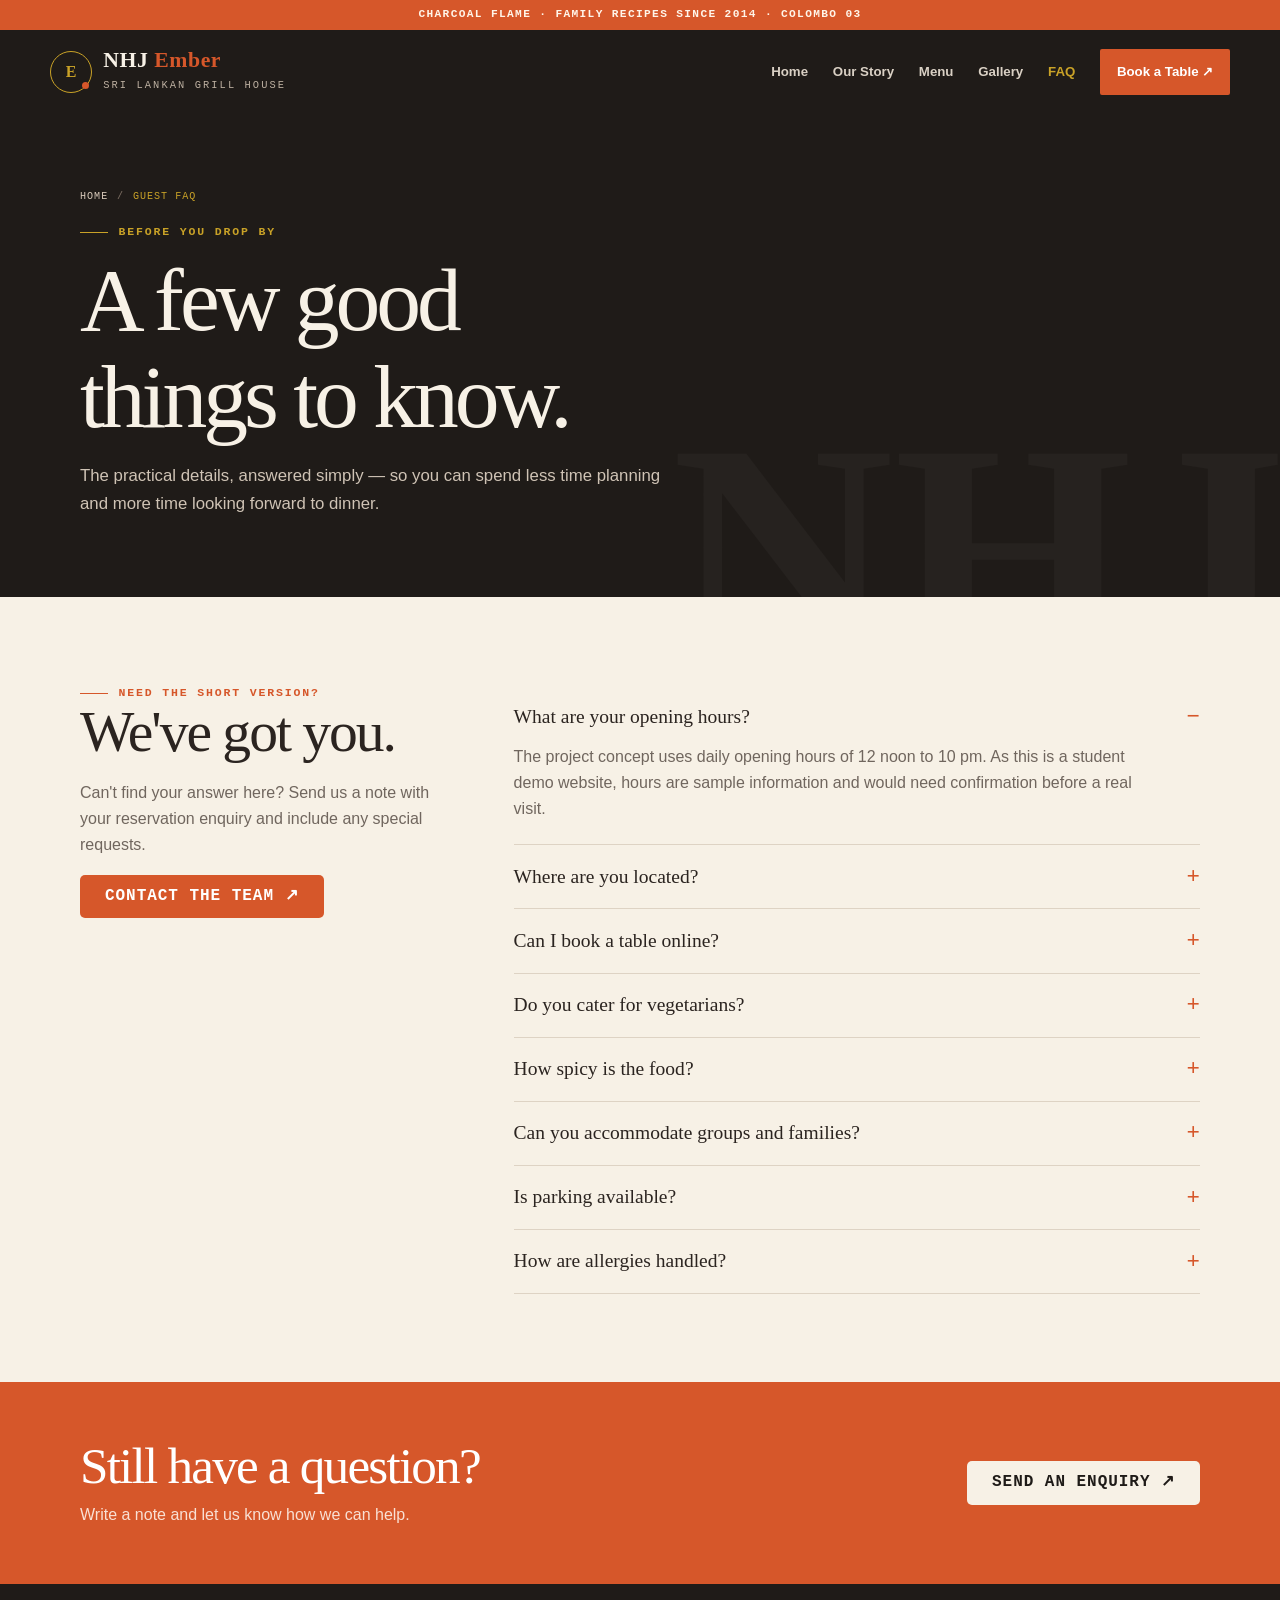
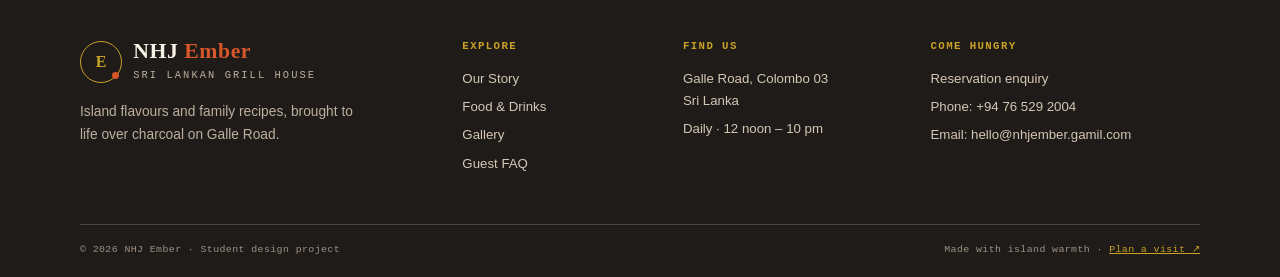
<file: faq.html>
<!doctype html>
<html lang="en">
<head>
  <meta charset="utf-8">
  <meta name="viewport" content="width=device-width, initial-scale=1">
  <meta name="description" content="Frequently asked questions about visiting NHJ Ember, including opening hours, parking, group visits and spice levels.">
  <meta name="theme-color" content="#1F1B18">
  <title>Guest FAQ | NHJ Ember</title>
  <link rel="stylesheet" href="styles.css">
</head>
<body>
  <a class="skip-link" href="#main">Skip to content</a>

  <div class="announcement">
    Charcoal flame · Family recipes since 2014 · Colombo 03
  </div>

  <!-- Header -->
  <header class="site-header">
    <div class="nav-wrap">
      <a class="brand" href="index.html" aria-label="NHJ Ember home">
        <span class="brand-mark">E</span>
        <span>
          <span class="brand-name">NHJ <span>Ember</span></span>
          <span class="brand-tag">Sri Lankan grill house</span>
        </span>
      </a>
      <input class="menu-checkbox" type="checkbox" id="menu-toggle">
      <label class="menu-toggle" for="menu-toggle">☰ Menu</label>
      <nav class="site-nav" id="primary-navigation" aria-label="Main navigation">
        <a href="index.html">Home</a>
        <a href="about.html">Our Story</a>
        <a href="menu.html">Menu</a>
        <a href="gallery.html">Gallery</a>
        <a href="faq.html" aria-current="page">FAQ</a>
        <a class="nav-cta" href="contact.html">Book a Table ↗</a>
      </nav>
    </div>
  </header>

  <!-- Main Content -->
  <main id="main">
    <!-- Page Hero Section -->
    <section class="page-hero">
      <div class="container">
        <div class="breadcrumbs">
          <a href="index.html">Home</a><span>/</span>Guest FAQ
        </div>
        <div class="eyebrow light" style="margin-top:1.4rem">Before you drop by</div>
        <h1>A few good<br>things to know.</h1>
        <p>The practical details, answered simply — so you can spend less time planning and more time looking forward to dinner.</p>
      </div>
    </section>

    <!-- FAQ Section -->
    <section class="section">
      <div class="container faq-layout">
        <aside class="faq-side">
          <div class="eyebrow">Need the short version?</div>
          <h2>We've got you.</h2>
          <p class="muted">Can't find your answer here? Send us a note with your reservation enquiry and include any special requests.</p>
          <a href="contact.html" class="btn btn-primary">Contact the team ↗</a>
        </aside>

        <div class="faq-list">
          <details open>
            <summary>What are your opening hours?</summary>
            <p>The project concept uses daily opening hours of 12 noon to 10 pm. As this is a student demo website, hours are sample information and would need confirmation before a real visit.</p>
          </details>

          <details>
            <summary>Where are you located?</summary>
            <p>NHJ Ember is described in this project as a family-run restaurant on Galle Road, Colombo 03, Sri Lanka. The Contact page shows an illustrated map and an optional live map of the general area, but the pin is approximate, not a verified address.</p>
          </details>

          <details>
            <summary>Can I book a table online?</summary>
            <p>Yes, you can complete the reservation enquiry form on the Contact page. The form checks required fields using built-in browser validation, then opens your email app with the enquiry ready to send. It does not confirm a booking, so please call the restaurant using verified contact details before visiting.</p>
          </details>

          <details>
            <summary>Do you cater for vegetarians?</summary>
            <p>The sample menu includes vegetarian dishes and vegetarian options. Look for the “V” tag. Please tell the team about any dietary needs when enquiring.</p>
          </details>

          <details>
            <summary>How spicy is the food?</summary>
            <p>Some dishes carry a spicy tag. Spice levels can vary by dish, so mention your preferred heat level in the special requests box. The kitchen would confirm what adjustments are possible.</p>
          </details>

          <details>
            <summary>Can you accommodate groups and families?</summary>
            <p>The concept restaurant has approximately 60 seats. For a larger group or a family gathering, use the enquiry form and include the number of guests and any seating needs.</p>
          </details>

          <details>
            <summary>Is parking available?</summary>
            <p>Parking arrangements have not been verified for this student project. Please contact the venue directly before your visit to ask about current parking options nearby.</p>
          </details>

          <details>
            <summary>How are allergies handled?</summary>
            <p>Please list allergies in the special requests field and speak with restaurant staff before ordering. A menu tag is not a guarantee against cross-contact in a shared kitchen.</p>
          </details>
        </div>
      </div>
    </section>

    <!-- CTA Section -->
    <section class="cta-band">
      <div class="container">
        <div>
          <h2>Still have a question?</h2>
          <p>Write a note and let us know how we can help.</p>
        </div>
        <a href="contact.html" class="btn">Send an enquiry ↗</a>
      </div>
    </section>
  </main>

  <!-- Footer -->
  <footer class="site-footer">
    <div class="container">
      <div class="footer-grid">
        <div class="footer-about">
          <a class="brand" href="index.html">
            <span class="brand-mark">E</span>
            <span>
              <span class="brand-name">NHJ <span>Ember</span></span>
              <span class="brand-tag">Sri Lankan grill house</span>
            </span>
          </a>
          <p>Island flavours and family recipes, brought to life over charcoal on Galle Road.</p>
        </div>

        <div class="footer-col">
          <h3>Explore</h3>
          <a href="about.html">Our Story</a>
          <a href="menu.html">Food &amp; Drinks</a>
          <a href="gallery.html">Gallery</a>
          <a href="faq.html">Guest FAQ</a>
        </div>

        <div class="footer-col">
          <h3>Find Us</h3>
          <p>Galle Road, Colombo 03<br>Sri Lanka</p>
          <p>Daily · 12 noon – 10 pm</p>
        </div>

        <div class="footer-col">
          <h3>Come Hungry</h3>
          <a href="contact.html">Reservation enquiry</a>
          <p>Phone: +94 76 529 2004</p>
          <p>Email: hello@nhjember.gamil.com</p>
        </div>
      </div>

      <div class="footer-bottom">
        <span>© <span data-current-year>2026</span> NHJ Ember · Student design project</span>
        <span>Made with island warmth · <a href="contact.html">Plan a visit ↗</a></span>
      </div>
    </div>
  </footer>
</body>
</html>
</file>
<file: styles.css>
/* =========================================================
   NHJ EMBER – WEBSITE STYLESHEET
   ========================================================= */
/* NHJ Ember | responsive restaurant website
   Palette: Charcoal #1F1B18, Ember #D6572A, Gold #C9A227, Cream #F7F1E6 */

:root {
  --charcoal: #1F1B18;
  --ember: #D6572A;
  --gold: #C9A227;
  --cinnamon: #8C4A2F;
  --cream: #F7F1E6;
  --ink: #2B2420;
  --muted: #70665e;
  --line: #ded3c4;
  --white: #fffdf8;
  --serif: 'Fraunces',Georgia,'Times New Roman',serif;
  --sans: 'Work Sans',Arial,Helvetica,sans-serif;
  --mono: 'JetBrains Mono','Courier New',monospace;
  --shadow: 0 18px 50px rgba(31,27,24,.12);
}


/* 01. GLOBAL RESET AND DEFAULT ELEMENT STYLES */

* {
  box-sizing: border-box;
}

html {
  scroll-behavior: smooth;
}

body {
  margin: 0;
  background: var(--cream);
  color: var(--ink);
  font: 16px/1.65 var(--sans);
}

img,
svg {
  max-width: 100%;
  display: block;
}

a {
  color: inherit;
}

button,
input,
select,
textarea {
  font: inherit;
}

button,
a,
input,
select,
textarea {
  outline-offset: 4px;
}

a:focus-visible,
button:focus-visible,
input:focus-visible,
select:focus-visible,
textarea:focus-visible,
summary:focus-visible {
  outline: 3px solid var(--gold);
}


/* 02. ACCESSIBILITY – SKIP LINK AND KEYBOARD FOCUS */

.skip-link {
  position: absolute;
  left: -9999px;
  top: auto;
}

.skip-link:focus {
  left: 1rem;
  top: 1rem;
  background: var(--cream);
  padding: .7rem 1rem;
  z-index: 1000;
}


/* 03. ANNOUNCEMENT BAR */

.announcement {
  background: var(--ember);
  color: #fff5e9;
  text-align: center;
  padding: .45rem 1rem;
  font: 700 .7rem/1.4 var(--mono);
  letter-spacing: .12em;
  text-transform: uppercase;
}


/* 04. HEADER, BRAND LOGO AND NAVIGATION MENU */

.site-header {
  background: var(--charcoal);
  color: var(--cream);
  position: relative;
  z-index: 10;
}

.nav-wrap {
  width: min(1180px,calc(100% - 2.5rem));
  margin: auto;
  min-height: 84px;
  display: flex;
  align-items: center;
  justify-content: space-between;
  gap: 2rem;
}

.brand {
  text-decoration: none;
  display: flex;
  align-items: center;
  gap: .7rem;
  min-width: max-content;
}

.brand-mark {
  width: 42px;
  height: 42px;
  border: 1px solid var(--gold);
  border-radius: 50%;
  display: grid;
  place-items: center;
  color: var(--gold);
  font: 700 1rem var(--serif);
  position: relative;
}

.brand-mark:after {
  content: '';
  position: absolute;
  width: 7px;
  height: 7px;
  background: var(--ember);
  border-radius: 50%;
  bottom: 3px;
  right: 2px;
}

.brand-name {
  font: 700 1.36rem/1 var(--serif);
  letter-spacing: .025em;
}

.brand-name span {
  color: var(--ember);
}

.brand-tag {
  display: block;
  font: .65rem/1.8 var(--mono);
  letter-spacing: .2em;
  color: #bdb0a1;
  text-transform: uppercase;
}

.site-nav {
  display: flex;
  align-items: center;
  gap: 1.55rem;
}

.site-nav a {
  text-decoration: none;
  font-size: .83rem;
  font-weight: 700;
  color: #d9d0c4;
  transition: color .2s;
}

.site-nav a:hover,
.site-nav a[aria-current=page] {
  color: var(--gold);
}

.site-nav .nav-cta {
  background: var(--ember);
  color: white;
  padding: .75rem 1.05rem;
  border-radius: 2px;
}

.site-nav .nav-cta:hover {
  background: #ef7046;
  color: white;
}

.menu-toggle {
  display: none;
  background: none;
  border: 1px solid #74685c;
  color: var(--cream);
  padding: .5rem .7rem;
  border-radius: 2px;
  cursor: pointer;
  white-space: nowrap;
}

.menu-checkbox {
  position: absolute;
  width: 1px;
  height: 1px;
  padding: 0;
  margin: -1px;
  overflow: hidden;
  clip: rect(0,0,0,0);
  white-space: nowrap;
  border: 0;
}

.menu-checkbox:focus-visible + .menu-toggle {
  outline: 3px solid var(--gold);
  outline-offset: 4px;
}


/* 05. MAIN CONTENT WIDTH AND COMMON LAYOUT CONTAINERS */

main {
  min-height: 60vh;
}

.container {
  width: min(1120px,calc(100% - 2.5rem));
  margin-inline: auto;
}


/* 06. TYPOGRAPHY – HEADINGS, PARAGRAPHS AND TEXT */

.eyebrow {
  font: 700 .72rem/1.4 var(--mono);
  letter-spacing: .16em;
  text-transform: uppercase;
  color: var(--ember);
  display: flex;
  align-items: center;
  gap: .65rem;
}

.eyebrow:before {
  content: '';
  width: 28px;
  height: 1px;
  background: currentColor;
}

.eyebrow.light {
  color: var(--gold);
}

h1,
h2,
h3 {
  font-family: var(--serif);
  font-weight: 500;
  line-height: 1.08;
  margin: 0 0 1rem;
}

h1 {
  font-size: clamp(3rem,6.4vw,6.1rem);
  letter-spacing: -.045em;
}

h2 {
  font-size: clamp(2.25rem,4.5vw,4rem);
  letter-spacing: -.035em;
}

h3 {
  font-size: 1.5rem;
}

p {
  margin: .4rem 0 1rem;
}

.lead {
  font-size: clamp(1rem,1.5vw,1.2rem);
  color: #665950;
  max-width: 620px;
}

.muted {
  color: var(--muted);
}


/* 07. REUSABLE SECTIONS, LINKS AND BUTTONS */

.section {
  padding: 5.5rem 0;
}

.section-tight {
  padding: 3.5rem 0;
}

.section-head {
  display: flex;
  justify-content: space-between;
  align-items: end;
  gap: 2rem;
  margin-bottom: 2.4rem;
}

.section-head p {
  max-width: 420px;
  color: var(--muted);
  margin: 0;
}

.text-link {
  color: var(--ember);
  font-weight: 800;
  text-decoration: none;
  border-bottom: 1px solid currentColor;
  padding-bottom: .2rem;
}

.text-link:hover {
  color: var(--cinnamon);
}

.btn {
  display: inline-flex;
  justify-content: center;
  align-items: center;
  gap: .7rem;
  border: 1px solid transparent;
  padding: .95rem 1.3rem;
  text-decoration: none;
  cursor: pointer;
  font: 700 .77rem/1.2 var(--mono);
  letter-spacing: .06em;
  text-transform: uppercase;
  transition: transform .2s,background .2s,color .2s;
}

.btn:hover {
  transform: translateY(-2px);
}

.btn-primary {
  background: yellow;
  color: white;
}

.btn-primary:hover {
  background:yellow;
}

.btn-outline {
  border-color: yellow;
  color: var(yellow)}

.btn-outline:hover {
  background: var(--cream);
  color: var(--charcoal);
}

.btn-dark {
  background: var(--charcoal);
  color: var(--cream);
}

.btn-dark:hover {
  background: #43352c;
}

.button-row {
  display: flex;
  flex-wrap: wrap;
  gap: .8rem;
  margin-top: 1.8rem;
}


/* 08. HOME PAGE – HERO SECTION */

.hero {
  background: var(--charcoal);
  color: var(--cream);
  position: relative;
  overflow: hidden;
}

.hero-inner {
  width: min(1180px,calc(100% - 2.5rem));
  margin: auto;
  min-height: 625px;
  padding: 5.5rem 0 5rem;
  display: grid;
  grid-template-columns: 1.03fr .97fr;
  align-items: center;
  gap: 2.3rem;
}

.hero-copy {
  position: relative;
  z-index: 2;
}

.hero h1 {
  max-width: 690px;
  margin-top: 1.1rem;
}

.hero h1 em {
  font-style: normal;
  color: var(--gold);
}

.hero .lead {
  color: #cfc3b5;
  max-width: 500px;
  margin-top: 1.35rem;
}

.hero-note {
  font: .65rem/1.6 var(--mono);
  letter-spacing: .12em;
  color: #bdb0a1;
  margin-top: 2.2rem;
  text-transform: uppercase;
}

.hero-art {
  min-height: 430px;
  position: relative;
  display: grid;
  place-items: center;
}

.hero-art:before {
  content: '';
  position: absolute;
  width: min(38vw,450px);
  aspect-ratio: 1;
  border-radius: 50%;
  border: 1px solid rgba(201,162,39,.3);
  box-shadow: 0 0 0 24px rgba(201,162,39,.035),0 0 0 60px rgba(201,162,39,.025);
}

.plate {
  position: relative;
  width: min(34vw,370px);
  aspect-ratio: 1;
  border-radius: 50%;
  background: radial-gradient(circle at 50% 50%,#ddcaa5 0 37%,#fff4db 38% 40%,#cbb99a 41% 43%,#f5e9d2 44% 58%,#a69a85 59% 60%,#e3d4b7 61% 66%,#82786b 67% 68%,#d0bfa0 69% 70%,#f4ead7 71%);
  box-shadow: 0 35px 55px #0007;
  transform: rotate(-9deg);
}

.plate:before {
  content: '';
  position: absolute;
  inset: 21% 19% 19% 23%;
  border-radius: 50%;
  background: radial-gradient(ellipse at 38% 32%,#f3b34f 0 5%,transparent 6%),radial-gradient(ellipse at 64% 50%,#d75c29 0 12%,transparent 13%),radial-gradient(ellipse at 34% 65%,#b43b20 0 14%,transparent 15%),radial-gradient(ellipse at 54% 30%,#bf5126 0 12%,transparent 13%),radial-gradient(ellipse at 63% 72%,#e7a448 0 10%,transparent 11%),radial-gradient(ellipse at 48% 51%,#6a8b43 0 8%,transparent 9%),radial-gradient(ellipse at 36% 45%,#6f8740 0 11%,transparent 12%),radial-gradient(ellipse at 57% 58%,#a93e21 0 12%,transparent 13%),#735036;
  box-shadow: inset 0 0 30px #3c1b0c;
}

.plate:after {
  content: '✳';
  position: absolute;
  right: 14%;
  top: 13%;
  font-size: 2.2rem;
  color: var(--gold);
  text-shadow: 0 3px 7px #0005;
}

.floating-label {
  position: absolute;
  background: var(--cream);
  color: var(--charcoal);
  padding: .8rem 1rem;
  box-shadow: var(--shadow);
  font: 700 .7rem/1.5 var(--mono);
  letter-spacing: .08em;
  text-transform: uppercase;
}

.floating-label span {
  display: block;
  color: var(--ember);
  font-size: .57rem;
}

.label-one {
  top: 8%;
  right: 1%;
}

.label-two {
  bottom: 9%;
  left: 0;
  transform: rotate(-4deg);
}

.hero-stamp {
  position: absolute;
  bottom: 8%;
  right: 4%;
  border: 1px solid var(--gold);
  border-radius: 50%;
  width: 87px;
  height: 87px;
  display: grid;
  place-items: center;
  color: var(--gold);
  font: .63rem/1.5 var(--mono);
  text-align: center;
  transform: rotate(12deg);
}


/* 09. HOME PAGE – MARQUEE / MOVING TEXT STRIP */

.marquee {
  background: var(--gold);
  color: var(--charcoal);
  padding: .8rem 1rem;
  text-align: center;
  font: 700 .68rem/1.5 var(--mono);
  letter-spacing: .14em;
  text-transform: uppercase;
}

.marquee span {
  padding: 0 .8rem;
  color: var(--cinnamon);
}


/* 10. HOME PAGE – FEATURE CARDS AND STORY SECTION */

.feature-grid {
  display: grid;
  grid-template-columns: repeat(3,1fr);
  gap: 1.2rem;
}

.feature-card {
  background: #fffaf1;
  border: 1px solid var(--line);
  padding: 1.6rem;
  min-height: 218px;
}

.feature-number {
  font: 700 .7rem var(--mono);
  color: var(--ember);
  display: block;
  margin-bottom: 1.5rem;
}

.feature-card h3 {
  font-size: 1.55rem;
}

.feature-card p {
  color: var(--muted);
  font-size: .93rem;
  margin-bottom: 0;
}

.split {
  display: grid;
  grid-template-columns: 1fr 1fr;
  gap: 4.5rem;
  align-items: center;
}

.split-art {
  position: relative;
  background: var(--charcoal);
  min-height: 430px;
  overflow: hidden;
  display: grid;
  place-items: center;
}

.split-art:before,
.split-art:after {
  content: '';
  position: absolute;
  border: 1px solid #c9a22755;
  border-radius: 50%;
  width: 65%;
  aspect-ratio: 1;
}

.split-art:after {
  width: 78%;
}

.grill-illustration {
  width: 72%;
  height: auto;
  filter: drop-shadow(0 15px 24px #0007);
}

.story-caption {
  position: absolute;
  left: 1.2rem;
  bottom: 1.1rem;
  color: var(--gold);
  font: .65rem var(--mono);
  letter-spacing: .15em;
  text-transform: uppercase;
}


/* 11. HOME PAGE – STATISTICS AND MENU PREVIEW */

.stats {
  display: grid;
  grid-template-columns: repeat(3,1fr);
  gap: 1rem;
  border-top: 1px solid var(--line);
  margin-top: 2rem;
  padding-top: 1.4rem;
}

.stat strong {
  display: block;
  font: 2rem/1.1 var(--serif);
  color: var(--ember);
}

.stat span {
  font-size: .75rem;
  color: var(--muted);
}

.menu-preview {
  background: #eee4d4;
}

.dish-grid {
  display: grid;
  grid-template-columns: repeat(3,1fr);
  gap: 1rem;
}


/* 12. FOOD / DISH CARDS, PRICES AND TAGS */

.dish-card {
  background: var(--white);
  border: 1px solid var(--line);
  padding: 1.25rem;
}

.dish-art {
  height: 150px;
  position: relative;
  overflow: hidden;
  background: #e7d5b9;
  margin-bottom: 1.1rem;
  display: grid;
  place-items: center;
}

.dish-art:before {
  content: '';
  width: 115px;
  height: 115px;
  background: radial-gradient(circle,#b35a2d 0 8%,#e5a14b 9% 15%,#577342 16% 20%,#b74a24 21% 31%,#e4cda4 32% 41%,#b3a084 42% 44%,#f5ead5 45% 55%,#b7a58a 56% 57%,#f5ead5 58%);
  border-radius: 50%;
  box-shadow: 0 10px 19px #60452b33;
  transform: rotate(-14deg);
}

.dish-art.prawns {
  background: linear-gradient(135deg,#ead4b3,#b9753c);
}

.dish-art.fish {
  background: linear-gradient(135deg,#a4a781,#e8d3ad);
}

.dish-art.kottu {
  background: linear-gradient(135deg,#3d4832,#c9a05c);
}

.dish-art.prawns:before {
  background: radial-gradient(ellipse at 35% 25%,#f4bd61 0 12%,transparent 13%),radial-gradient(ellipse at 62% 32%,#cf5128 0 13%,transparent 14%),radial-gradient(ellipse at 48% 50%,#f3ac50 0 14%,transparent 15%),radial-gradient(ellipse at 67% 66%,#c74320 0 12%,transparent 13%),radial-gradient(circle,#f3dfbd 0 50%,#a88d69 51% 56%,#f3dfbd 57%);
}

.dish-art.fish:before {
  background: radial-gradient(ellipse at 50% 45%,#d99545 0 25%,#614d30 26% 31%,transparent 32%),radial-gradient(circle,#eee0c6 0 50%,#aa9878 51% 55%,#f5ead5 56%);
}

.dish-art.kottu:before {
  background: radial-gradient(ellipse at 40% 30%,#d5a24d 0 10%,transparent 11%),radial-gradient(ellipse at 65% 60%,#b7c077 0 9%,transparent 10%),radial-gradient(ellipse at 35% 70%,#d85929 0 10%,transparent 11%),radial-gradient(circle,#a98149 0 45%,#514631 46% 53%,#dbc29a 54%);
}

.dish-meta {
  display: flex;
  justify-content: space-between;
  align-items: start;
  gap: .75rem;
}

.dish-card h3 {
  font-size: 1.2rem;
  margin-bottom: .35rem;
}

.price {
  white-space: nowrap;
  color: var(--ember);
  font: 700 .78rem var(--mono);
}

.dish-card p {
  color: var(--muted);
  font-size: .86rem;
}

.tags {
  display: flex;
  flex-wrap: wrap;
  gap: .35rem;
}

.tag {
  display: inline-block;
  border: 1px solid #c8baa6;
  color: #66594d;
  padding: .18rem .4rem;
  font: .59rem var(--mono);
  letter-spacing: .03em;
  text-transform: uppercase;
}

.tag.hot {
  border-color: #db9277;
  color: #a53a1c;
}


/* 13. CALL-TO-ACTION BANNER */

.cta-band {
  background: var(--ember);
  color: white;
  padding: 3.5rem 0;
}

.cta-band .container {
  display: flex;
  align-items: center;
  justify-content: space-between;
  gap: 2rem;
}

.cta-band h2 {
  font-size: clamp(2rem,4vw,3.4rem);
  margin: 0;
}

.cta-band p {
  color: #f9e0d4;
  margin: .5rem 0 0;
}

.cta-band .btn {
  background: var(--cream);
  color: var(--charcoal);
}


/* 14. INNER PAGE HERO AND BREADCRUMBS */

.page-hero {
  background: var(--charcoal);
  color: var(--cream);
  padding: 4.8rem 0 4rem;
  position: relative;
  overflow: hidden;
}

.page-hero:after {
  content: 'NHJ';
  position: absolute;
  right: -.02em;
  bottom: -.35em;
  color: #ffffff08;
  font: 700 clamp(8rem,24vw,20rem)/1 var(--serif);
  pointer-events: none;
}

.page-hero .container {
  position: relative;
  z-index: 1;
}

.page-hero h1 {
  font-size: clamp(3.1rem,7vw,6rem);
  margin: .75rem 0 1rem;
}

.page-hero p {
  color: #cfc3b5;
  max-width: 610px;
  font-size: 1.05rem;
}

.breadcrumbs {
  font: .63rem var(--mono);
  letter-spacing: .1em;
  text-transform: uppercase;
  color: #c9a227;
}

.breadcrumbs a {
  color: #d9caba;
  text-decoration: none;
}

.breadcrumbs span {
  padding: 0 .55rem;
  color: #7f7165;
}


/* 15. ABOUT PAGE – VALUES AND QUOTE PANEL */

.value-list {
  list-style: none;
  padding: 0;
  margin: 1.7rem 0;
}

.value-list li {
  border-bottom: 1px solid var(--line);
  padding: .8rem 0 .8rem 1.8rem;
  position: relative;
}

.value-list li:before {
  content: '✳';
  color: var(--ember);
  position: absolute;
  left: 0;
}

.quote-panel {
  background: #e8dcc9;
  padding: 2.3rem;
  border-left: 4px solid var(--ember);
}

.quote-panel blockquote {
  margin: 0;
  font: clamp(1.5rem,2.8vw,2.2rem)/1.3 var(--serif);
}

.quote-panel p {
  font: .65rem var(--mono);
  letter-spacing: .1em;
  text-transform: uppercase;
  margin-top: 1.2rem;
  color: var(--cinnamon);
}


/* 16. MENU PAGE – CATEGORIES AND MENU ITEMS */

.menu-category {
  margin: 2.5rem 0;
}

.category-head {
  display: flex;
  align-items: baseline;
  justify-content: space-between;
  border-bottom: 1px solid var(--line);
  padding-bottom: .7rem;
  margin-bottom: 1.2rem;
}

.category-head h2 {
  font-size: 2rem;
  margin: 0;
}

.category-head span {
  font: .64rem var(--mono);
  letter-spacing: .12em;
  text-transform: uppercase;
  color: var(--muted);
}

.menu-list {
  display: grid;
  grid-template-columns: 1fr 1fr;
  gap: 0 2.5rem;
}

.menu-item {
  padding: 1.2rem 0;
  border-bottom: 1px dashed #d4c6b3;
}

.menu-item-top {
  display: flex;
  justify-content: space-between;
  gap: 1rem;
}

.menu-item h3 {
  font-size: 1.2rem;
  margin: 0;
}

.menu-item .price {
  font-size: .85rem;
}

.menu-item p {
  font-size: .88rem;
  color: var(--muted);
  margin: .45rem 0 .7rem;
}

.menu-note {
  background: #ede0cd;
  padding: 1.3rem 1.5rem;
  font-size: .86rem;
  color: #675648;
  border-left: 3px solid var(--gold);
}


/* 17. GALLERY PAGE – IMAGE GRID AND HOVER OVERLAYS */

.gallery-grid {
  display: grid;
  grid-template-columns: repeat(12,1fr);
  gap: 1rem;
}

.gallery-tile {
  position: relative;
  min-height: 260px;
  overflow: hidden;
  background: var(--charcoal);
  color: white;
}

.gallery-tile:nth-child(1) {
  grid-column: span 7;
  min-height: 370px;
}

.gallery-tile:nth-child(2) {
  grid-column: span 5;
  min-height: 370px;
}

.gallery-tile:nth-child(n+3) {
  grid-column: span 4;
}

.grill-illustration {
  width: 100%;
  height: 100%;
  min-height: 430px;
  object-fit: cover;
  filter: none;
}

.split-art.photo-art {
  background: #121212;
  min-height: 0;
  aspect-ratio: 900 / 703;
}

.split-art.photo-art:before,
.split-art.photo-art:after {
  display: none;
}

.tradition-photo {
  display: block;
  width: 100%;
  height: 100%;
  object-fit: cover;
}

.split-art.photo-art .story-caption {
  z-index: 2;
  padding: .3rem .6rem;
  background: rgba(18,18,18,.75);
  border-radius: 3px;
}

.gallery-tile:hover .gallery-art {
  transform: scale(1.04);
}

.gallery-overlay {
  position: absolute;
  inset: 45% 0 0;
  background: linear-gradient(transparent,rgba(22,17,14,.92));
  display: flex;
  flex-direction: column;
  justify-content: end;
  padding: 1.4rem;
}

.gallery-overlay span {
  font: .62rem var(--mono);
  letter-spacing: .16em;
  text-transform: uppercase;
  color: var(--gold);
}

.gallery-overlay h3 {
  margin: .35rem 0 0;
  font-size: 1.65rem;
}

.gallery-note {
  margin-top: 1.5rem;
  color: var(--muted);
  font-size: .85rem;
}


/* 18. FAQ PAGE – EXPANDABLE QUESTIONS AND ANSWERS */

.faq-layout {
  display: grid;
  grid-template-columns: .7fr 1.3fr;
  gap: 4rem;
}

.faq-side {
  position: sticky;
  top: 2rem;
  align-self: start;
}

.faq-list details {
  border-bottom: 1px solid var(--line);
  padding: 1.15rem 0;
}

.faq-list summary {
  list-style: none;
  cursor: pointer;
  display: flex;
  align-items: center;
  justify-content: space-between;
  gap: 1rem;
  font: 1.22rem/1.35 var(--serif);
}

.faq-list summary::-webkit-details-marker {
  display: none;
}

.faq-list summary:after {
  content: '+';
  font: 1.4rem var(--mono);
  color: var(--ember);
}

.faq-list details[open] summary:after {
  content: '−';
}

.faq-list details p {
  max-width: 650px;
  color: var(--muted);
  margin: .85rem 2rem .2rem 0;
}


/* 19. CONTACT PAGE – CONTACT DETAILS AND BOOKING FORM */

.contact-grid {
  display: grid;
  grid-template-columns: .75fr 1.25fr;
  gap: 4rem;
  align-items: start;
}

.contact-card {
  background: var(--charcoal);
  color: var(--cream);
  padding: 2rem;
}

.contact-card h2 {
  font-size: 2.2rem;
}

.contact-detail {
  padding: 1rem 0;
  border-bottom: 1px solid #51453b;
}

.contact-detail:last-child {
  border-bottom: 0;
}

.contact-detail span {
  display: block;
  color: var(--gold);
  font: .62rem var(--mono);
  letter-spacing: .12em;
  text-transform: uppercase;
  margin-bottom: .35rem;
}

.contact-detail p,
.contact-detail a {
  margin: 0;
  color: #eee1d1;
  text-decoration: none;
}

.contact-detail a:hover {
  color: var(--gold);
}

.form-panel {
  background: var(--white);
  padding: 2rem;
  border: 1px solid var(--line);
  box-shadow: var(--shadow);
}

.form-panel h2 {
  font-size: 2.5rem;
}

.form-intro {
  color: var(--muted);
  font-size: .9rem;
  margin-bottom: 1.5rem;
}

.booking-form {
  display: grid;
  grid-template-columns: 1fr 1fr;
  gap: 1rem;
}

.field {
  display: flex;
  flex-direction: column;
  gap: .35rem;
}

.field.full {
  grid-column: 1/-1;
}

.field label {
  font: 700 .7rem var(--mono);
  letter-spacing: .07em;
  text-transform: uppercase;
}

.field input,
.field select,
.field textarea {
  width: 100%;
  border: 1px solid #cbbca8;
  background: #fffdf8;
  color: var(--ink);
  border-radius: 0;
  padding: .78rem .85rem;
  min-width: 0;
}

.field textarea {
  min-height: 105px;
  resize: vertical;
}

.field input:focus,
.field select:focus,
.field textarea:focus {
  border-color: var(--ember);
}

.form-footnote {
  grid-column: 1/-1;
  font-size: .77rem;
  color: var(--muted);
  margin: 0;
}

.form-message {
  grid-column: 1/-1;
  padding: 1rem;
  background: #f2e6d2;
  border-left: 3px solid var(--ember);
  display: none;
  font-size: .88rem;
}

.form-message.show {
  display: block;
}

.submit-row {
  grid-column: 1/-1;
  display: flex;
  flex-wrap: wrap;
  align-items: center;
  gap: 1rem;
}

.submit-row small {
  font-size: .75rem;
  color: var(--muted);
}


/* 20. CONTACT PAGE – MAP ILLUSTRATION */

.map-panel {
  background: #e6dac7;
  min-height: 240px;
  margin-top: 1.5rem;
  display: grid;
  place-items: center;
  text-align: center;
  padding: 2rem;
  position: relative;
  overflow: hidden;
}

.map-panel:before,
.map-panel:after {
  content: '';
  position: absolute;
  width: 130%;
  height: 1px;
  background: #c7b59d;
  transform: rotate(-22deg);
}

.map-panel:after {
  transform: rotate(32deg);
}

.map-pin {
  position: relative;
  z-index: 1;
  background: var(--ember);
  width: 42px;
  height: 42px;
  border-radius: 50% 50% 50% 0;
  transform: rotate(-45deg);
  display: grid;
  place-items: center;
  color: white;
  box-shadow: 0 5px 10px #5a2c1e44;
}

.map-pin span {
  transform: rotate(45deg);
  font-size: 1.3rem;
}

.map-label {
  position: relative;
  z-index: 1;
  background: var(--cream);
  padding: .45rem .7rem;
  font: 700 .65rem var(--mono);
  letter-spacing: .08em;
  text-transform: uppercase;
  margin-top: .8rem;
  box-shadow: 0 3px 12px #5a2c1e15;
}


/* 21. FOOTER – BOTTOM SECTION OF EVERY PAGE */

.site-footer {
  background: var(--charcoal);
  color: var(--cream);
  padding: 3.5rem 0 1.2rem;
}

.footer-grid {
  display: grid;
  grid-template-columns: 1.3fr .7fr .8fr 1fr;
  gap: 2rem;
  padding-bottom: 2.7rem;
}

.footer-about p {
  color: #bdb0a1;
  font-size: .86rem;
  max-width: 290px;
  margin-top: 1rem;
}

.footer-col h3 {
  font: 700 .67rem var(--mono);
  color: var(--gold);
  letter-spacing: .13em;
  text-transform: uppercase;
  margin-bottom: 1rem;
}

.footer-col a,
.footer-col p {
  display: block;
  color: #d4c7b7;
  text-decoration: none;
  font-size: .83rem;
  margin: .4rem 0;
}

.footer-col a:hover {
  color: var(--gold);
}

.footer-bottom {
  border-top: 1px solid #51453b;
  padding-top: 1.1rem;
  display: flex;
  justify-content: space-between;
  gap: 1rem;
  color: #9d9185;
  font: .62rem/1.5 var(--mono);
  letter-spacing: .04em;
}

.footer-bottom a {
  color: #c9a227;
}

.small-caps {
  font: .64rem var(--mono);
  letter-spacing: .12em;
  text-transform: uppercase;
}


/* 22. RESPONSIVE DESIGN – TABLETS AND SMALL LAPTOPS (MAX 900px) */

@media (max-width:900px) {
  .nav-wrap {
    min-height: 76px;
  }

  .menu-toggle {
    display: block;
  }

  .site-nav {
    display: none;
    position: absolute;
    top: 100%;
    left: 0;
    right: 0;
    flex-direction: column;
    align-items: stretch;
    gap: 0;
    background: var(--charcoal);
    padding: .5rem 1.25rem 1rem;
    border-top: 1px solid #51453b;
  }

  .menu-checkbox:checked ~ .site-nav {
    display: flex;
  }

  .site-nav a {
    padding: .85rem .4rem;
    border-bottom: 1px solid #3c332d;
  }

  .site-nav .nav-cta {
    text-align: center;
    margin-top: .5rem;
    border: 0;
  }

  .hero-inner {
    grid-template-columns: 1fr .75fr;
    min-height: 570px;
    padding: 4.5rem 0;
  }

  .hero-art {
    min-height: 360px;
  }

  .plate {
    width: min(34vw,300px);
  }

  .floating-label {
    font-size: .6rem;
  }

  .split {
    gap: 2.5rem;
  }

  .faq-layout,
  .contact-grid {
    gap: 2rem;
  }

  .footer-grid {
    grid-template-columns: 1fr 1fr;
  }

  .faq-side {
    position: static;
  }

}


/* 23. RESPONSIVE DESIGN – MOBILE PHONES (MAX 650px) */

@media (max-width:650px) {
  .container,
  .nav-wrap,
  .hero-inner {
    width: min(100% - 2rem,1120px);
  }

  .brand-name {
    font-size: 1.2rem;
  }

  .brand-mark {
    width: 38px;
    height: 38px;
  }

  .section {
    padding: 3.8rem 0;
  }

  .section-tight {
    padding: 2.8rem 0;
  }

  .hero-inner {
    grid-template-columns: 1fr;
    padding: 4rem 0 2.8rem;
    gap: .2rem;
  }

  .hero h1 {
    font-size: clamp(3rem,14vw,5rem);
  }

  .hero-art {
    min-height: 300px;
    margin-top: 1.2rem;
  }

  .plate {
    width: min(68vw,290px);
  }

  .hero-art:before {
    width: 72vw;
  }

  .label-one {
    right: 2%;
    top: 4%;
  }

  .label-two {
    left: 3%;
    bottom: 3%;
  }

  .hero-stamp {
    bottom: 2%;
    right: 2%;
    width: 70px;
    height: 70px;
    font-size: .55rem;
  }

  .section-head {
    display: block;
  }

  .section-head p {
    margin-top: .8rem;
  }

  .feature-grid,
  .dish-grid {
    grid-template-columns: 1fr;
  }

  .feature-card {
    min-height: auto;
  }

  .feature-number {
    margin-bottom: .75rem;
  }

  .split {
    grid-template-columns: 1fr;
    gap: 2.2rem;
  }

  .split-art {
    min-height: 300px;
  }

  .stats {
    gap: .4rem;
  }

  .stat strong {
    font-size: 1.55rem;
  }

  .stat span {
    font-size: .68rem;
  }

  .cta-band .container {
    align-items: flex-start;
    flex-direction: column;
  }

  .page-hero {
    padding: 3.5rem 0 3rem;
  }

  .page-hero h1 {
    font-size: clamp(3rem,14vw,4.8rem);
  }

  .menu-list {
    grid-template-columns: 1fr;
  }

  .category-head h2 {
    font-size: 1.75rem;
  }

  .gallery-grid {
    grid-template-columns: 1fr 1fr;
    gap: .65rem;
  }

  .gallery-tile,
  .gallery-tile:nth-child(1),
  .gallery-tile:nth-child(2),
  .gallery-tile:nth-child(n+3) {
    grid-column: span 1;
    min-height: 220px;
  }

  .gallery-tile:nth-child(1) {
    grid-column: span 2;
    min-height: 280px;
  }

  .gallery-overlay {
    padding: 1rem;
  }

  .gallery-overlay h3 {
    font-size: 1.3rem;
  }

  .faq-layout,
  .contact-grid {
    grid-template-columns: 1fr;
    gap: 2rem;
  }

  .form-panel {
    padding: 1.25rem;
  }

  .form-panel h2 {
    font-size: 2.1rem;
  }

  .booking-form {
    grid-template-columns: 1fr;
  }

  .field.full,
  .form-footnote,
  .form-message,
  .submit-row {
    grid-column: 1;
  }

  .footer-grid {
    grid-template-columns: 1fr 1fr;
    gap: 1.7rem 1rem;
  }

  .footer-about {
    grid-column: 1/-1;
  }

  .footer-bottom {
    flex-direction: column;
    gap: .4rem;
  }

  .stats {
    grid-template-columns: repeat(3,1fr);
  }

}

@media (prefers-reduced-motion:reduce) {
  html {
    scroll-behavior: auto;
  }

  *,
  *:before,
  *:after {
    animation-duration: .01ms!important;
    animation-iteration-count: 1!important;
    transition-duration: .01ms!important;
  }

}

/* ---------- Menu table ---------- */
.table-wrap {
  overflow-x: auto;
  border: 1px solid var(--line);
  border-radius: 6px;
  background: var(--white);
  box-shadow: var(--shadow);
}

.menu-table {
  width: 100%;
  min-width: 560px;
  border-collapse: collapse;
  font-size: .95rem;
}

.menu-table caption {
  padding: 1rem 1.2rem;
  text-align: left;
  font: 700 .72rem/1.5 var(--mono);
  letter-spacing: .08em;
  text-transform: uppercase;
  color: var(--cinnamon);
}

.menu-table th,
.menu-table td {
  padding: .85rem 1.2rem;
  text-align: left;
  border-top: 1px solid var(--line);
}

.menu-table thead th {
  background: var(--charcoal);
  color: var(--cream);
  font: 700 .72rem/1.4 var(--mono);
  letter-spacing: .1em;
  text-transform: uppercase;
  border-top: 0;
}

.menu-table tbody th {
  font-family: var(--serif);
  color: var(--ink);
}

.menu-table tbody tr:nth-child(even) {
  background: #f3eadb;
}

.menu-table tbody tr {
  transition: background .2s;
}

.menu-table tbody tr:hover {
  background: #f0d9c4;
}

.menu-table .num {
  text-align: right;
  font-family: var(--mono);
  font-weight: 700;
  color: #a8421c;
  white-space: nowrap;
}

/* ---------- Small phones ---------- */
@media (max-width:420px) {
  .container { width: calc(100% - 1.5rem); }
  h1 { font-size: clamp(2rem, 9vw, 2.6rem); }
  .btn { width: 100%; justify-content: center; text-align: center; }
  .button-row { flex-direction: column; align-items: stretch; }
  .menu-table th, .menu-table td { padding: .7rem .8rem; }
  .footer-bottom { flex-direction: column; gap: .5rem; }
}

/* ---------- Image tags ---------- */
.dish-img {
  display: block;
  width: 100%;
  height: 150px;
  object-fit: cover;
  margin-bottom: 1.1rem;
}

.category-img {
  display: block;
  width: 100%;
  height: 160px;
  object-fit: cover;
  border-radius: 6px;
  margin-bottom: 1.2rem;
}

img { max-width: 100%; }

/* ---------- Location map ---------- */
.map-figure {
  margin: 1.2rem 0 .8rem;
  border: 1px solid var(--line);
  border-radius: 6px;
  overflow: hidden;
  background: var(--white);
  box-shadow: var(--shadow);
}

.map-figure img {
  display: block;
  width: 100%;
  height: auto;
  aspect-ratio: 680 / 420;
  object-fit: cover;
}

.map-figure figcaption {
  padding: .6rem .9rem;
  font: 700 .68rem/1.4 var(--mono);
  letter-spacing: .1em;
  text-transform: uppercase;
  color: var(--cinnamon);
}

.live-map {
  margin-bottom: .8rem;
  border: 1px solid var(--line);
  border-radius: 6px;
  background: var(--white);
}

.live-map summary {
  cursor: pointer;
  padding: .75rem .9rem;
  font: 700 .72rem/1.4 var(--mono);
  letter-spacing: .08em;
  text-transform: uppercase;
  color: var(--ink);
}

.live-map summary:hover {
  color: var(--ember);
}

.live-map iframe {
  display: block;
  width: 100%;
  height: 300px;
  border: 0;
}

.live-map a {
  display: block;
  padding: .6rem .9rem;
  font-size: .85rem;
  color: #a8421c;
}

/* BUTTON DESIGN */
.btn {
    background-color: #D6572A;
    color: white;
    padding: 12px 25px;
    border: none;
    border-radius: 5px;
    font-size: 16px;
    font-weight: bold;
    cursor: pointer;
}

/* BUTTON HOVER */
.btn:hover {
    background-color: #C9A227;
    color: #1F1B18;
}
</file>
